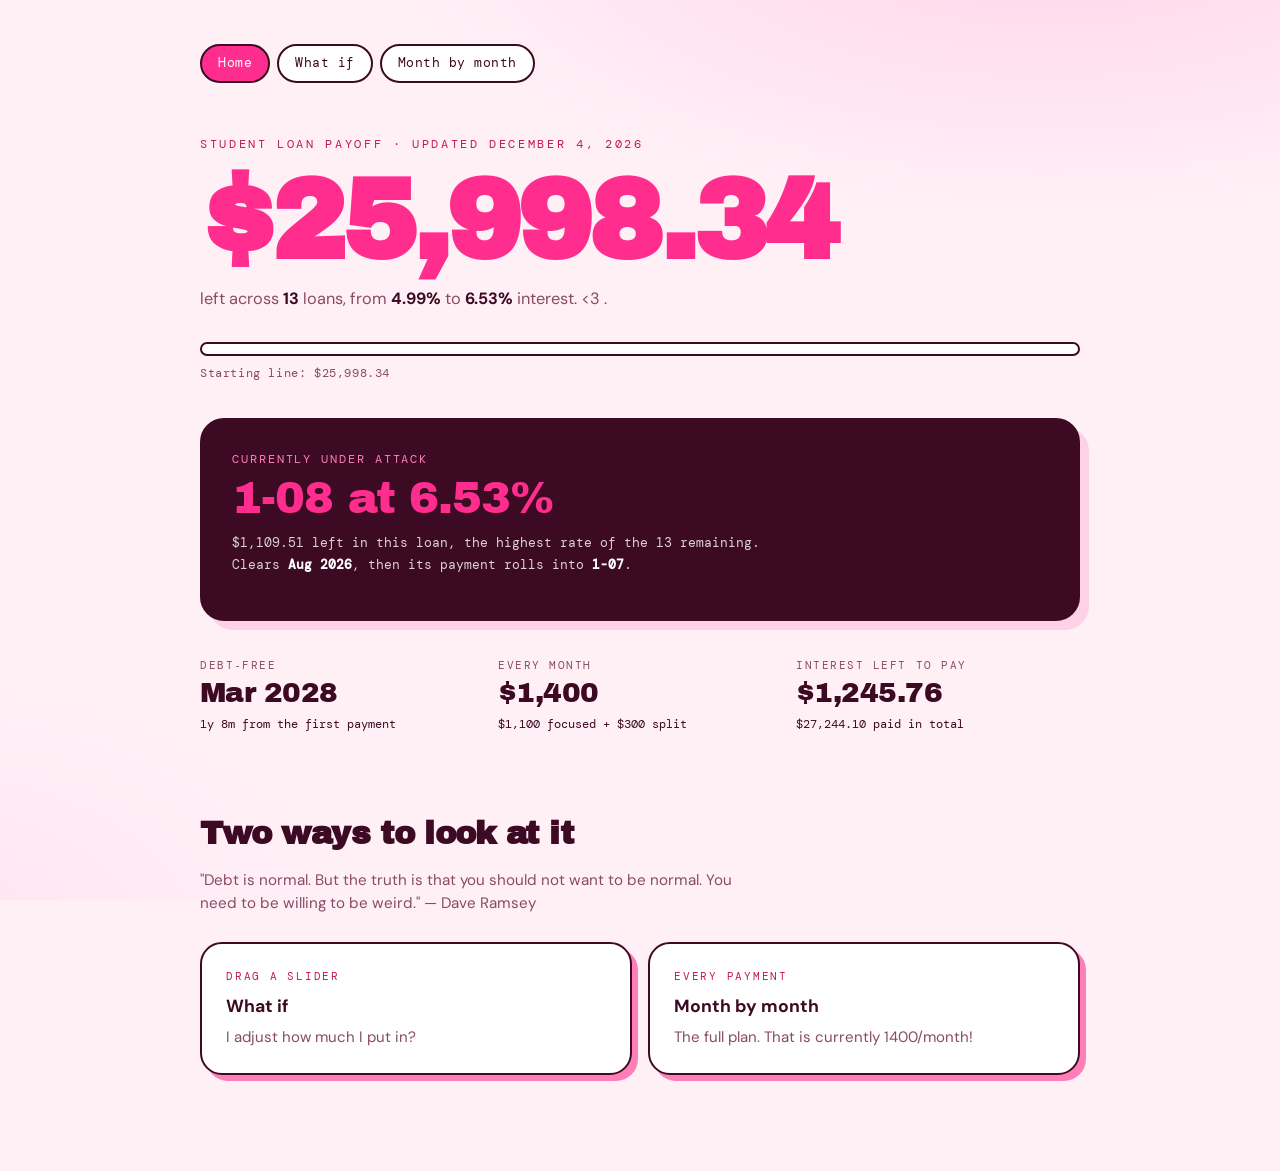
<file: index.html>
<!DOCTYPE html>
<html lang="en">
<head>
<meta charset="utf-8">
<meta name="viewport" content="width=device-width, initial-scale=1">
<title>Paying It Down</title>
<link rel="preconnect" href="https://fonts.googleapis.com">
<link rel="preconnect" href="https://fonts.gstatic.com" crossorigin>
<link href="https://fonts.googleapis.com/css2?family=Archivo+Black&family=DM+Mono:wght@400;500&family=DM+Sans:opsz,wght@9..40,400;9..40,500;9..40,700&display=swap" rel="stylesheet">
<link rel="stylesheet" href="style.css">
</head>
<body>
<div class="wrap">
  <div id="nav"></div>
 
  <p class="eyebrow">Student loan payoff &middot; updated <span id="stamp"></span></p>
  <h1 id="total">$0</h1>
  <p class="sub">left across <b id="count">0</b> loans, from <b id="lo">0%</b> to <b id="hi">0%</b>
     interest. <3 .</p>
 
  <div class="prog">
    <div class="prog-track"><div class="prog-fill" id="progFill"></div></div>
    <p class="prog-cap" id="progCap"></p>
  </div>
 
  <div class="next">
    <span class="panel-label">Currently under attack</span>
    <div class="next-name" id="nextName">&hellip;</div>
    <p class="next-line" id="nextLine"></p>
  </div>
 
  <div class="stats bare">
    <div><div class="stat-k">Debt&#8209;free</div><div class="stat-v" id="sFree">&hellip;</div><div class="stat-d" id="dFree"></div></div>
    <div><div class="stat-k">Every month</div><div class="stat-v" id="sMonth">&hellip;</div><div class="stat-d" id="dMonth"></div></div>
    <div><div class="stat-k">Interest left to pay</div><div class="stat-v" id="sInt">&hellip;</div><div class="stat-d" id="dInt"></div></div>
  </div>
 
  <section class="sec">
    <h2>Two ways to look at it</h2>
    <p class="sec-note">"Debt is normal. But the truth is that you should not want to be normal. You need to be willing to be weird." — Dave Ramsey</p>
    <div class="doors">
      <a class="door" href="calculator.html">
        <div class="door-k">Drag a slider</div>
        <h3>What if</h3>
        <p>I adjust how much I put in?</p>
      </a>
      <a class="door" href="schedule.html">
        <div class="door-k">Every payment</div>
        <h3>Month by month</h3>
        <p>The full plan. That is currently 1400/month!</p>
      </a>
    </div>
  </section>
 
  <div id="give"></div>
 
</div>
 
<script src="data.js"></script>
<script src="engine.js"></script>
<script>
(function(){
  var cfg = window.LOAN_DATA, P = window.Payoff;
  var r = P.simulate(cfg, cfg.focusMonthly, cfg.spreadMonthly);
 
  document.getElementById('nav').innerHTML = P.nav('home');
  document.getElementById('give').innerHTML = P.giveSection(cfg);
 
  var aprs = r.loans.map(function(l){ return l.apr; });
  document.getElementById('total').textContent = P.money2(r.owed);
  document.getElementById('count').textContent = r.loans.length;
  document.getElementById('lo').textContent = Math.min.apply(null, aprs).toFixed(2) + '%';
  document.getElementById('hi').textContent = Math.max.apply(null, aprs).toFixed(2) + '%';
  document.getElementById('stamp').textContent =
    new Date().toLocaleDateString('en-US',{month:'long',day:'numeric',year:'numeric'});
 

  var began = Math.max(cfg.startingBalance, r.owed);
  var cleared = began - r.owed;
  var pct = began > 0 ? cleared / began * 100 : 0;
  document.getElementById('progFill').style.width = pct.toFixed(1) + '%';
  document.getElementById('progCap').textContent = cleared > 0
    ? P.money2(cleared) + ' gone, ' + pct.toFixed(1) + '% of ' + P.money2(began)
    : 'Starting line: ' + P.money2(began);
 
  var top = r.rows[0];
  document.getElementById('nextName').textContent = top.name + ' at ' + top.apr.toFixed(2) + '%';
  document.getElementById('nextLine').innerHTML =
    P.money2(top.balance) + ' left in this loan, the highest rate of the ' + r.rows.length + ' remaining.<br>' +
    'Clears <b>' + P.monthLabel(cfg, top.done) + '</b>, then its payment rolls into <b>' +
    (r.rows[1] ? r.rows[1].name : 'the next one') + '</b>.';

  var y = Math.floor(r.months / 12), mo = r.months % 12;
  document.getElementById('sFree').textContent = r.ok ? P.monthLabel(cfg, r.months) : 'a very long time';
  document.getElementById('dFree').textContent = (y ? (mo ? y + 'y ' + mo + 'm' : y + 'y') : mo + 'm') + ' from the first payment';
 
  document.getElementById('sMonth').textContent = P.money(cfg.focusMonthly + cfg.spreadMonthly);
  document.getElementById('dMonth').textContent =
    P.money(cfg.focusMonthly) + ' focused + ' + P.money(cfg.spreadMonthly) + ' split';
 
  document.getElementById('sInt').textContent = P.money2(r.interest);
  document.getElementById('dInt').textContent = P.money2(r.outflow) + ' paid in total';
})();
</script>
</body>
</html>
</file>
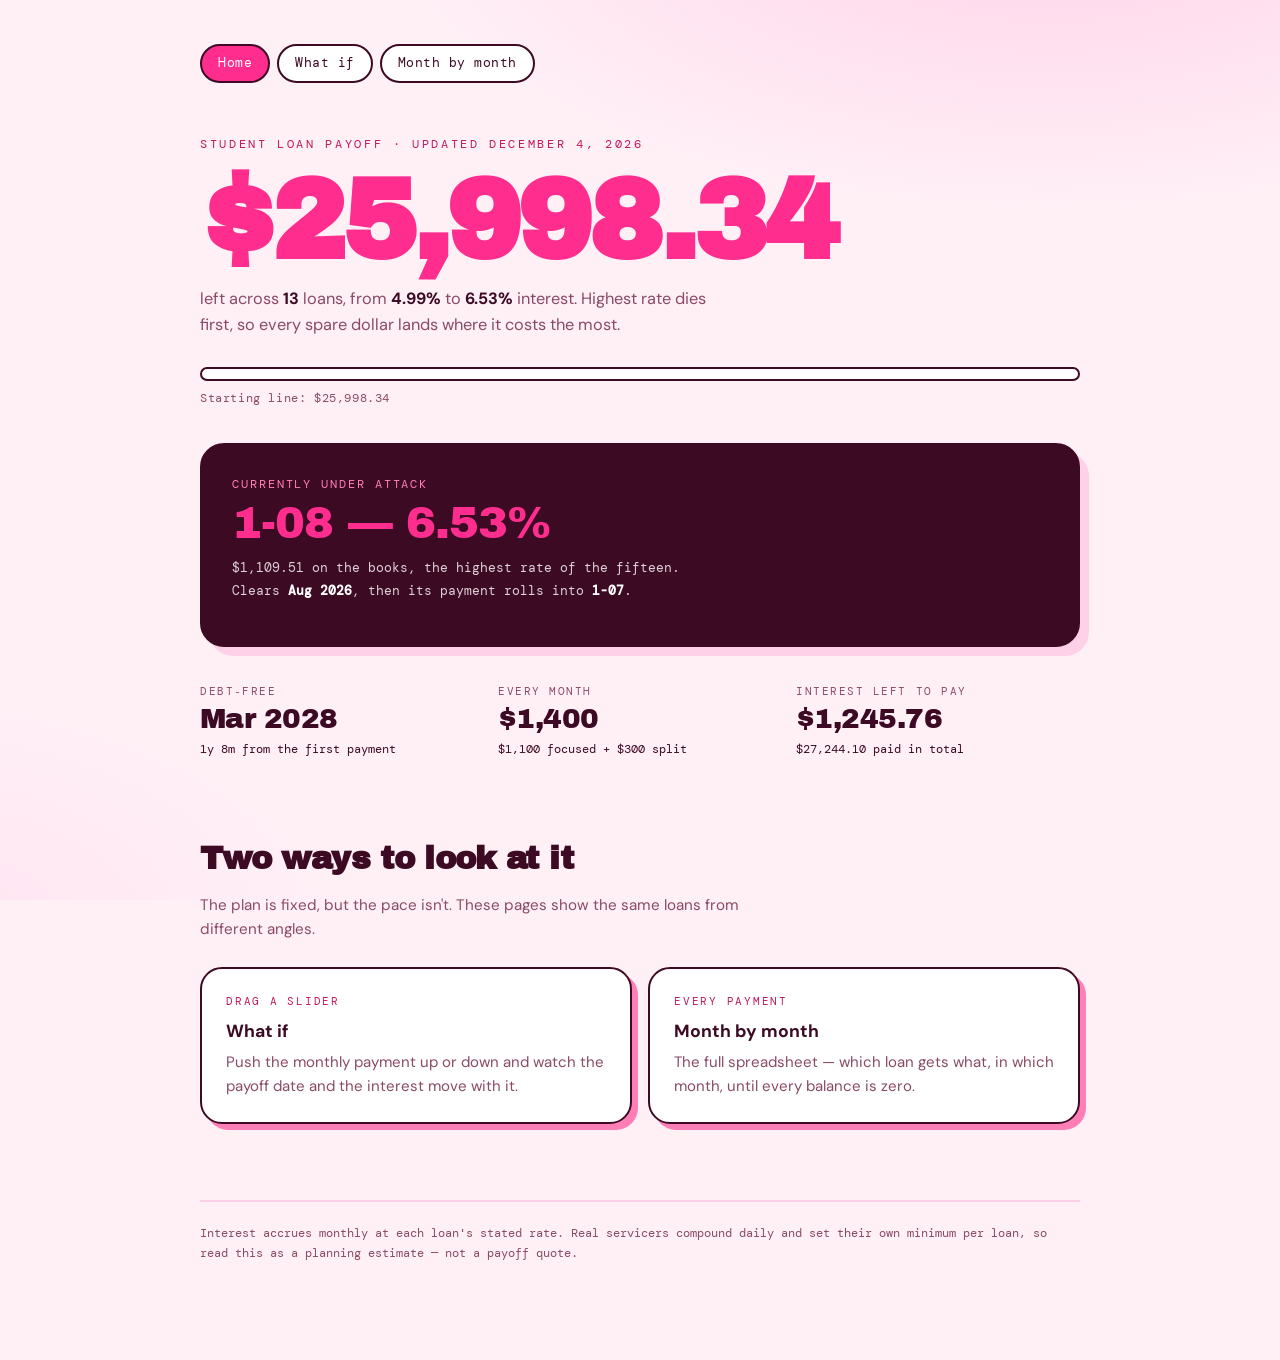
<file: Index.html>
<!DOCTYPE html>
<html lang="en">
<head>
<meta charset="utf-8">
<meta name="viewport" content="width=device-width, initial-scale=1">
<title>Paying It Down</title>
<link rel="preconnect" href="https://fonts.googleapis.com">
<link rel="preconnect" href="https://fonts.gstatic.com" crossorigin>
<link href="https://fonts.googleapis.com/css2?family=Archivo+Black&family=DM+Mono:wght@400;500&family=DM+Sans:opsz,wght@9..40,400;9..40,500;9..40,700&display=swap" rel="stylesheet">
<link rel="stylesheet" href="style.css">
</head>
<body>
<div class="wrap">
  <div id="nav"></div>

  <p class="eyebrow">Student loan payoff &middot; updated <span id="stamp"></span></p>
  <h1 id="total">$0</h1>
  <p class="sub">left across <b id="count">0</b> loans, from <b id="lo">0%</b> to <b id="hi">0%</b>
     interest. Highest rate dies first, so every spare dollar lands where it costs the most.</p>

  <div class="prog">
    <div class="prog-track"><div class="prog-fill" id="progFill"></div></div>
    <p class="prog-cap" id="progCap"></p>
  </div>

  <div class="next">
    <span class="panel-label">Currently under attack</span>
    <div class="next-name" id="nextName">&mdash;</div>
    <p class="next-line" id="nextLine"></p>
  </div>

  <div class="stats bare">
    <div><div class="stat-k">Debt&#8209;free</div><div class="stat-v" id="sFree">&mdash;</div><div class="stat-d" id="dFree"></div></div>
    <div><div class="stat-k">Every month</div><div class="stat-v" id="sMonth">&mdash;</div><div class="stat-d" id="dMonth"></div></div>
    <div><div class="stat-k">Interest left to pay</div><div class="stat-v" id="sInt">&mdash;</div><div class="stat-d" id="dInt"></div></div>
  </div>

  <section class="sec">
    <h2>Two ways to look at it</h2>
    <p class="sec-note">The plan is fixed, but the pace isn't. These pages show the same loans from
       different angles.</p>
    <div class="doors">
      <a class="door" href="calculator.html">
        <div class="door-k">Drag a slider</div>
        <h3>What if</h3>
        <p>Push the monthly payment up or down and watch the payoff date and the interest move with it.</p>
      </a>
      <a class="door" href="schedule.html">
        <div class="door-k">Every payment</div>
        <h3>Month by month</h3>
        <p>The full spreadsheet &mdash; which loan gets what, in which month, until every balance is zero.</p>
      </a>
    </div>
  </section>

  <div id="give"></div>

  <footer>
    Interest accrues monthly at each loan's stated rate. Real servicers compound daily and set
    their own minimum per loan, so read this as a planning estimate &mdash; not a payoff quote.
  </footer>
</div>

<script src="data.js"></script>
<script src="engine.js"></script>
<script>
(function(){
  var cfg = window.LOAN_DATA, P = window.Payoff;
  var r = P.simulate(cfg, cfg.focusMonthly, cfg.spreadMonthly);

  document.getElementById('nav').innerHTML = P.nav('home');
  document.getElementById('give').innerHTML = P.giveSection(cfg);

  var aprs = r.loans.map(function(l){ return l.apr; });
  document.getElementById('total').textContent = P.money2(r.owed);
  document.getElementById('count').textContent = r.loans.length;
  document.getElementById('lo').textContent = Math.min.apply(null, aprs).toFixed(2) + '%';
  document.getElementById('hi').textContent = Math.max.apply(null, aprs).toFixed(2) + '%';
  document.getElementById('stamp').textContent =
    new Date().toLocaleDateString('en-US',{month:'long',day:'numeric',year:'numeric'});

  /* progress */
  var began = Math.max(cfg.startingBalance, r.owed);
  var cleared = began - r.owed;
  var pct = began > 0 ? cleared / began * 100 : 0;
  document.getElementById('progFill').style.width = pct.toFixed(1) + '%';
  document.getElementById('progCap').textContent = cleared > 0
    ? P.money2(cleared) + ' gone \u2014 ' + pct.toFixed(1) + '% of ' + P.money2(began)
    : 'Starting line: ' + P.money2(began);

  /* the loan taking the focused payment in month 1, and what falls next */
  var top = r.rows[0];
  document.getElementById('nextName').textContent = top.name + ' \u2014 ' + top.apr.toFixed(2) + '%';
  document.getElementById('nextLine').innerHTML =
    P.money2(top.balance) + ' on the books, the highest rate of the fifteen.<br>' +
    'Clears <b>' + P.monthLabel(cfg, top.done) + '</b>, then its payment rolls into <b>' +
    (r.rows[1] ? r.rows[1].name : 'the next one') + '</b>.';

  /* stats */
  var y = Math.floor(r.months / 12), mo = r.months % 12;
  document.getElementById('sFree').textContent = r.ok ? P.monthLabel(cfg, r.months) : 'a very long time';
  document.getElementById('dFree').textContent = (y ? (mo ? y + 'y ' + mo + 'm' : y + 'y') : mo + 'm') + ' from the first payment';

  document.getElementById('sMonth').textContent = P.money(cfg.focusMonthly + cfg.spreadMonthly);
  document.getElementById('dMonth').textContent =
    P.money(cfg.focusMonthly) + ' focused + ' + P.money(cfg.spreadMonthly) + ' split';

  document.getElementById('sInt').textContent = P.money2(r.interest);
  document.getElementById('dInt').textContent = P.money2(r.outflow) + ' paid in total';
})();
</script>
</body>
</html>
</file>
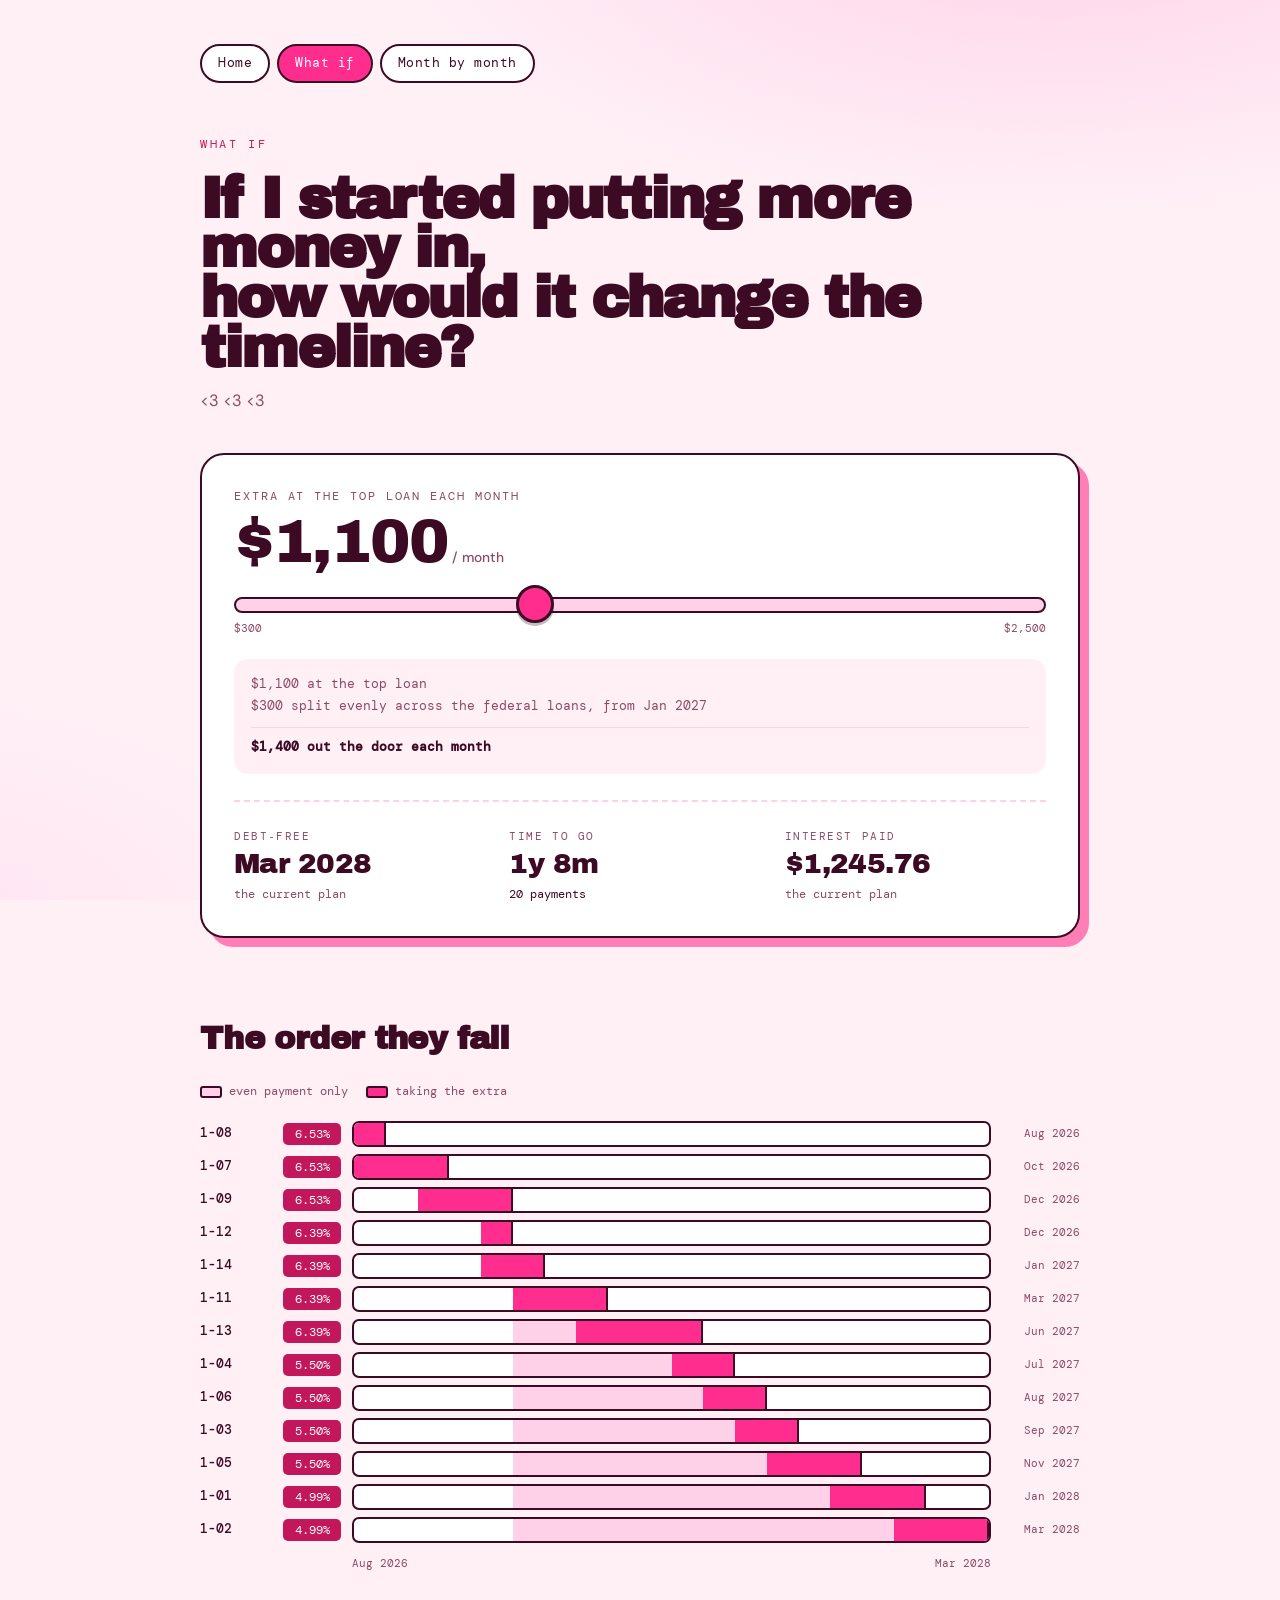
<file: calculator.html>
<!DOCTYPE html>
<html lang="en">
<head>
<meta charset="utf-8">
<meta name="viewport" content="width=device-width, initial-scale=1">
<title>What if &middot; Paying It Down</title>
<link rel="preconnect" href="https://fonts.googleapis.com">
<link rel="preconnect" href="https://fonts.gstatic.com" crossorigin>
<link href="https://fonts.googleapis.com/css2?family=Archivo+Black&family=DM+Mono:wght@400;500&family=DM+Sans:opsz,wght@9..40,400;9..40,500;9..40,700&display=swap" rel="stylesheet">
<link rel="stylesheet" href="style.css">
</head>
<body>
<div class="wrap">
  <div id="nav"></div>
 
  <p class="eyebrow">What if</p>
  <h1 class="small">If I started putting more money in,<br>how would it change the timeline?</h1>
  <p class="sub"> <3 <3 <3 </p>
 
  <div class="panel">
    <span class="panel-label">Extra at the top loan each month</span>
    <div class="amount"><span id="focus">$0</span><span class="per"> / month</span></div>
    <input type="range" id="slider" min="300" max="2500" step="25" value="1000"
           aria-label="Extra put toward the highest-rate loan each month">
    <div class="ticks"><span>$300</span><span>$2,500</span></div>
 
    <div class="tally">
      <span id="tFocus"></span><br>
      <span id="tSpread"></span>
      <span class="rule"></span>
      <b id="tTotal"></b>
    </div>
 
    <div class="stats" aria-live="polite">
      <div><div class="stat-k">Debt&#8209;free</div><div class="stat-v" id="sFree">&hellip;</div><div class="stat-d" id="dFree"></div></div>
      <div><div class="stat-k">Time to go</div><div class="stat-v" id="sTime">&hellip;</div><div class="stat-d" id="dTime"></div></div>
      <div><div class="stat-k">Interest paid</div><div class="stat-v" id="sInt">&hellip;</div><div class="stat-d" id="dInt"></div></div>
    </div>
  </div>
 
  <section class="sec">
    <h2>The order they fall</h2>
    <p class="sec-note"></p>
    <div class="legend">
      <span><i class="chip pale"></i> even payment only</span>
      <span><i class="chip solid"></i> taking the extra</span>
    </div>
    <div class="ladder" id="ladder"></div>
    <div class="axis"><span></span><span></span>
      <div class="axis-line"><span id="axStart"></span><span id="axEnd"></span></div>
      <span></span>
    </div>
  </section>
 
  <div id="give"></div>
 
</div>
 
<script src="data.js"></script>
<script src="engine.js"></script>
<script>
(function(){
  var cfg = window.LOAN_DATA, P = window.Payoff;
  var SPREAD = cfg.spreadMonthly || 0;
 
  document.getElementById('nav').innerHTML = P.nav('calculator');
  document.getElementById('give').innerHTML = P.giveSection(cfg);
 
  var ordered = P.order(cfg.loans);
  var ladder = document.getElementById('ladder');
  ordered.forEach(function(l){
    var row = document.createElement('div');
    row.className = 'rung';
    row.innerHTML =
      '<span class="rung-name">' + l.name + '</span>' +
      '<span class="rung-apr">' + l.apr.toFixed(2) + '%</span>' +
      '<span class="rung-track"><span class="rung-bar"></span><span class="rung-focus"></span></span>' +
      '<span class="rung-when"></span>';
    ladder.appendChild(row);
  });
  var pales = ladder.querySelectorAll('.rung-bar');
  var hots  = ladder.querySelectorAll('.rung-focus');
  var whens = ladder.querySelectorAll('.rung-when');
 
  var base = P.simulate(cfg, cfg.focusMonthly, SPREAD);
  var slider = document.getElementById('slider');
  slider.value = cfg.focusMonthly;
 
  function draw(){
    var f = +slider.value;
    var r = P.simulate(cfg, f, SPREAD);
 
    document.getElementById('focus').textContent = P.money(f);
    document.getElementById('tFocus').textContent = P.money(f) + ' at the top loan';
    document.getElementById('tSpread').textContent = SPREAD
      ? P.money(SPREAD) + ' split evenly across the federal loans, from ' + P.monthLabel(cfg, r.splitAt)
      : 'no even split configured';
    document.getElementById('tTotal').textContent = P.money(f + SPREAD) + ' out the door each month';
 
    document.getElementById('sFree').textContent = r.ok ? P.monthLabel(cfg, r.months) : 'a very long time';
    var y = Math.floor(r.months / 12), mo = r.months % 12;
    document.getElementById('sTime').textContent = y ? (mo ? y + 'y ' + mo + 'm' : y + 'y') : mo + 'm';
    document.getElementById('dTime').textContent = r.months + ' payments';
    document.getElementById('sInt').textContent = P.money2(r.interest);
 
    var dm = base.months - r.months, di = base.interest - r.interest;
    var eF = document.getElementById('dFree'), eI = document.getElementById('dInt');
    if (f === cfg.focusMonthly){
      eF.textContent = 'the current plan'; eF.className = 'stat-d down';
      eI.textContent = 'the current plan'; eI.className = 'stat-d down';
    } else {
      eF.textContent = dm > 0 ? dm + ' months sooner' : dm < 0 ? (-dm) + ' months later' : 'same finish';
      eF.className = 'stat-d ' + (dm > 0 ? 'up' : 'down');
      eI.textContent = di > 0 ? P.money2(di) + ' saved' : di < 0 ? P.money2(-di) + ' more' : 'no change';
      eI.className = 'stat-d ' + (di > 0 ? 'up' : 'down');
    }
 
    var span = Math.max(r.months, 1);
    r.rows.forEach(function(row, i){
      var b = row.began || 1, e = row.done || r.months, h = row.hot;
      pales[i].style.left  = ((b - 1) / span * 100) + '%';
      pales[i].style.width = Math.max((e - b + 1) / span * 100, 1.4) + '%';
      if (h){
        hots[i].style.display = '';
        hots[i].style.left  = ((h - 1) / span * 100) + '%';
        hots[i].style.width = Math.max((e - h + 1) / span * 100, 1.4) + '%';
      } else {
        hots[i].style.display = 'none';
      }
      whens[i].textContent = row.done ? P.monthLabel(cfg, row.done) : '';
    });
    document.getElementById('axStart').textContent = P.monthLabel(cfg, 1);
    document.getElementById('axEnd').textContent = r.ok ? P.monthLabel(cfg, r.months) : '';
  }
 
  slider.addEventListener('input', draw);
  draw();
})();
</script>
</body>
</html>
</file>
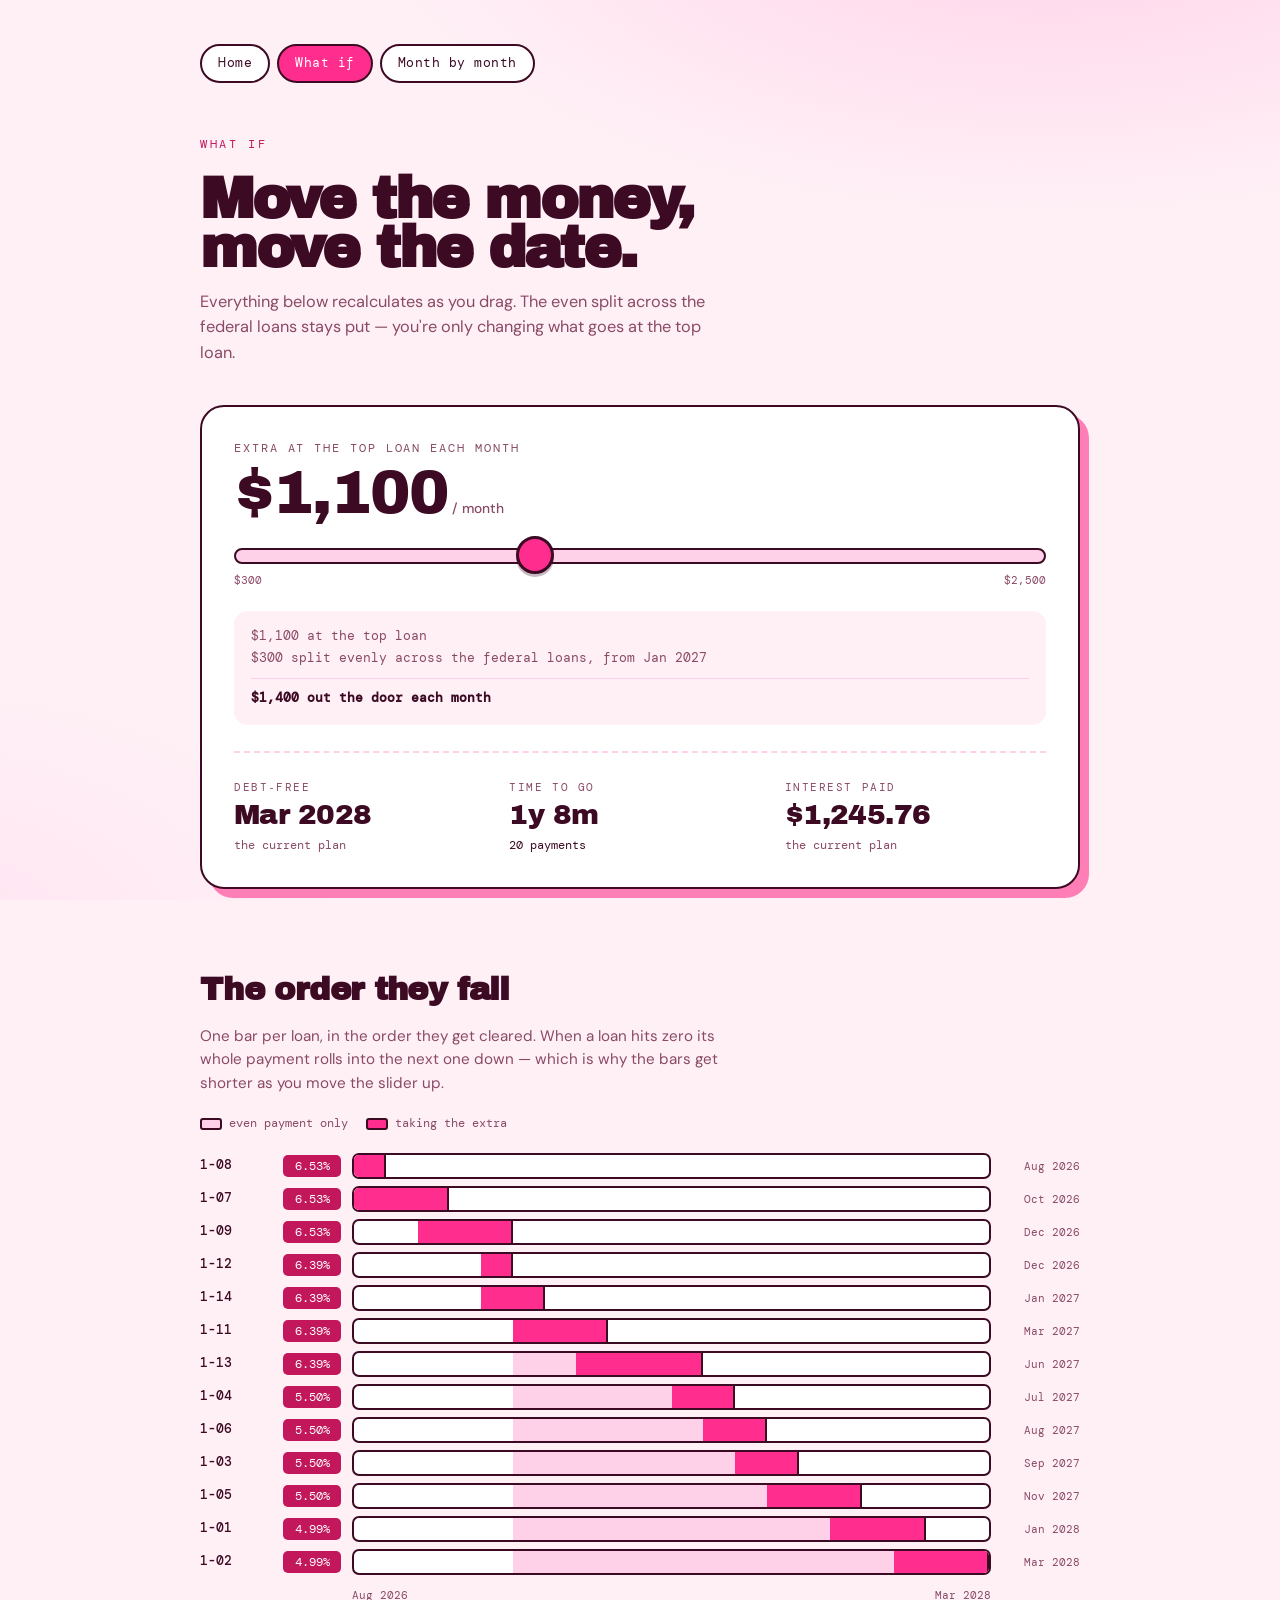
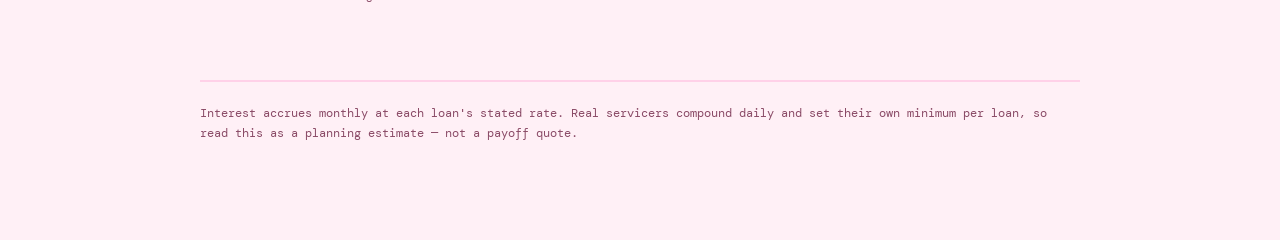
<file: Calculator.html>
<!DOCTYPE html>
<html lang="en">
<head>
<meta charset="utf-8">
<meta name="viewport" content="width=device-width, initial-scale=1">
<title>What if &middot; Paying It Down</title>
<link rel="preconnect" href="https://fonts.googleapis.com">
<link rel="preconnect" href="https://fonts.gstatic.com" crossorigin>
<link href="https://fonts.googleapis.com/css2?family=Archivo+Black&family=DM+Mono:wght@400;500&family=DM+Sans:opsz,wght@9..40,400;9..40,500;9..40,700&display=swap" rel="stylesheet">
<link rel="stylesheet" href="style.css">
</head>
<body>
<div class="wrap">
  <div id="nav"></div>

  <p class="eyebrow">What if</p>
  <h1 class="small">Move the money,<br>move the date.</h1>
  <p class="sub">Everything below recalculates as you drag. The even split across the federal loans
     stays put &mdash; you're only changing what goes at the top loan.</p>

  <div class="panel">
    <span class="panel-label">Extra at the top loan each month</span>
    <div class="amount"><span id="focus">$0</span><span class="per"> / month</span></div>
    <input type="range" id="slider" min="300" max="2500" step="25" value="1000"
           aria-label="Extra put toward the highest-rate loan each month">
    <div class="ticks"><span>$300</span><span>$2,500</span></div>

    <div class="tally">
      <span id="tFocus"></span><br>
      <span id="tSpread"></span>
      <span class="rule"></span>
      <b id="tTotal"></b>
    </div>

    <div class="stats" aria-live="polite">
      <div><div class="stat-k">Debt&#8209;free</div><div class="stat-v" id="sFree">&mdash;</div><div class="stat-d" id="dFree"></div></div>
      <div><div class="stat-k">Time to go</div><div class="stat-v" id="sTime">&mdash;</div><div class="stat-d" id="dTime"></div></div>
      <div><div class="stat-k">Interest paid</div><div class="stat-v" id="sInt">&mdash;</div><div class="stat-d" id="dInt"></div></div>
    </div>
  </div>

  <section class="sec">
    <h2>The order they fall</h2>
    <p class="sec-note">One bar per loan, in the order they get cleared. When a loan hits zero its
       whole payment rolls into the next one down &mdash; which is why the bars get shorter as you
       move the slider up.</p>
    <div class="legend">
      <span><i class="chip pale"></i> even payment only</span>
      <span><i class="chip solid"></i> taking the extra</span>
    </div>
    <div class="ladder" id="ladder"></div>
    <div class="axis"><span></span><span></span>
      <div class="axis-line"><span id="axStart"></span><span id="axEnd"></span></div>
      <span></span>
    </div>
  </section>

  <div id="give"></div>

  <footer>
    Interest accrues monthly at each loan's stated rate. Real servicers compound daily and set
    their own minimum per loan, so read this as a planning estimate &mdash; not a payoff quote.
  </footer>
</div>

<script src="data.js"></script>
<script src="engine.js"></script>
<script>
(function(){
  var cfg = window.LOAN_DATA, P = window.Payoff;
  var SPREAD = cfg.spreadMonthly || 0;

  document.getElementById('nav').innerHTML = P.nav('calculator');
  document.getElementById('give').innerHTML = P.giveSection(cfg);

  var ordered = P.order(cfg.loans);
  var ladder = document.getElementById('ladder');
  ordered.forEach(function(l){
    var row = document.createElement('div');
    row.className = 'rung';
    row.innerHTML =
      '<span class="rung-name">' + l.name + '</span>' +
      '<span class="rung-apr">' + l.apr.toFixed(2) + '%</span>' +
      '<span class="rung-track"><span class="rung-bar"></span><span class="rung-focus"></span></span>' +
      '<span class="rung-when"></span>';
    ladder.appendChild(row);
  });
  var pales = ladder.querySelectorAll('.rung-bar');
  var hots  = ladder.querySelectorAll('.rung-focus');
  var whens = ladder.querySelectorAll('.rung-when');

  var base = P.simulate(cfg, cfg.focusMonthly, SPREAD);
  var slider = document.getElementById('slider');
  slider.value = cfg.focusMonthly;

  function draw(){
    var f = +slider.value;
    var r = P.simulate(cfg, f, SPREAD);

    document.getElementById('focus').textContent = P.money(f);
    document.getElementById('tFocus').textContent = P.money(f) + ' at the top loan';
    document.getElementById('tSpread').textContent = SPREAD
      ? P.money(SPREAD) + ' split evenly across the federal loans, from ' + P.monthLabel(cfg, r.splitAt)
      : 'no even split configured';
    document.getElementById('tTotal').textContent = P.money(f + SPREAD) + ' out the door each month';

    document.getElementById('sFree').textContent = r.ok ? P.monthLabel(cfg, r.months) : 'a very long time';
    var y = Math.floor(r.months / 12), mo = r.months % 12;
    document.getElementById('sTime').textContent = y ? (mo ? y + 'y ' + mo + 'm' : y + 'y') : mo + 'm';
    document.getElementById('dTime').textContent = r.months + ' payments';
    document.getElementById('sInt').textContent = P.money2(r.interest);

    var dm = base.months - r.months, di = base.interest - r.interest;
    var eF = document.getElementById('dFree'), eI = document.getElementById('dInt');
    if (f === cfg.focusMonthly){
      eF.textContent = 'the current plan'; eF.className = 'stat-d down';
      eI.textContent = 'the current plan'; eI.className = 'stat-d down';
    } else {
      eF.textContent = dm > 0 ? dm + ' months sooner' : dm < 0 ? (-dm) + ' months later' : 'same finish';
      eF.className = 'stat-d ' + (dm > 0 ? 'up' : 'down');
      eI.textContent = di > 0 ? P.money2(di) + ' saved' : di < 0 ? P.money2(-di) + ' more' : 'no change';
      eI.className = 'stat-d ' + (di > 0 ? 'up' : 'down');
    }

    var span = Math.max(r.months, 1);
    r.rows.forEach(function(row, i){
      var b = row.began || 1, e = row.done || r.months, h = row.hot;
      pales[i].style.left  = ((b - 1) / span * 100) + '%';
      pales[i].style.width = Math.max((e - b + 1) / span * 100, 1.4) + '%';
      if (h){
        hots[i].style.display = '';
        hots[i].style.left  = ((h - 1) / span * 100) + '%';
        hots[i].style.width = Math.max((e - h + 1) / span * 100, 1.4) + '%';
      } else {
        hots[i].style.display = 'none';
      }
      whens[i].textContent = row.done ? P.monthLabel(cfg, row.done) : '';
    });
    document.getElementById('axStart').textContent = P.monthLabel(cfg, 1);
    document.getElementById('axEnd').textContent = r.ok ? P.monthLabel(cfg, r.months) : '';
  }

  slider.addEventListener('input', draw);
  draw();
})();
</script>
</body>
</html>
</file>
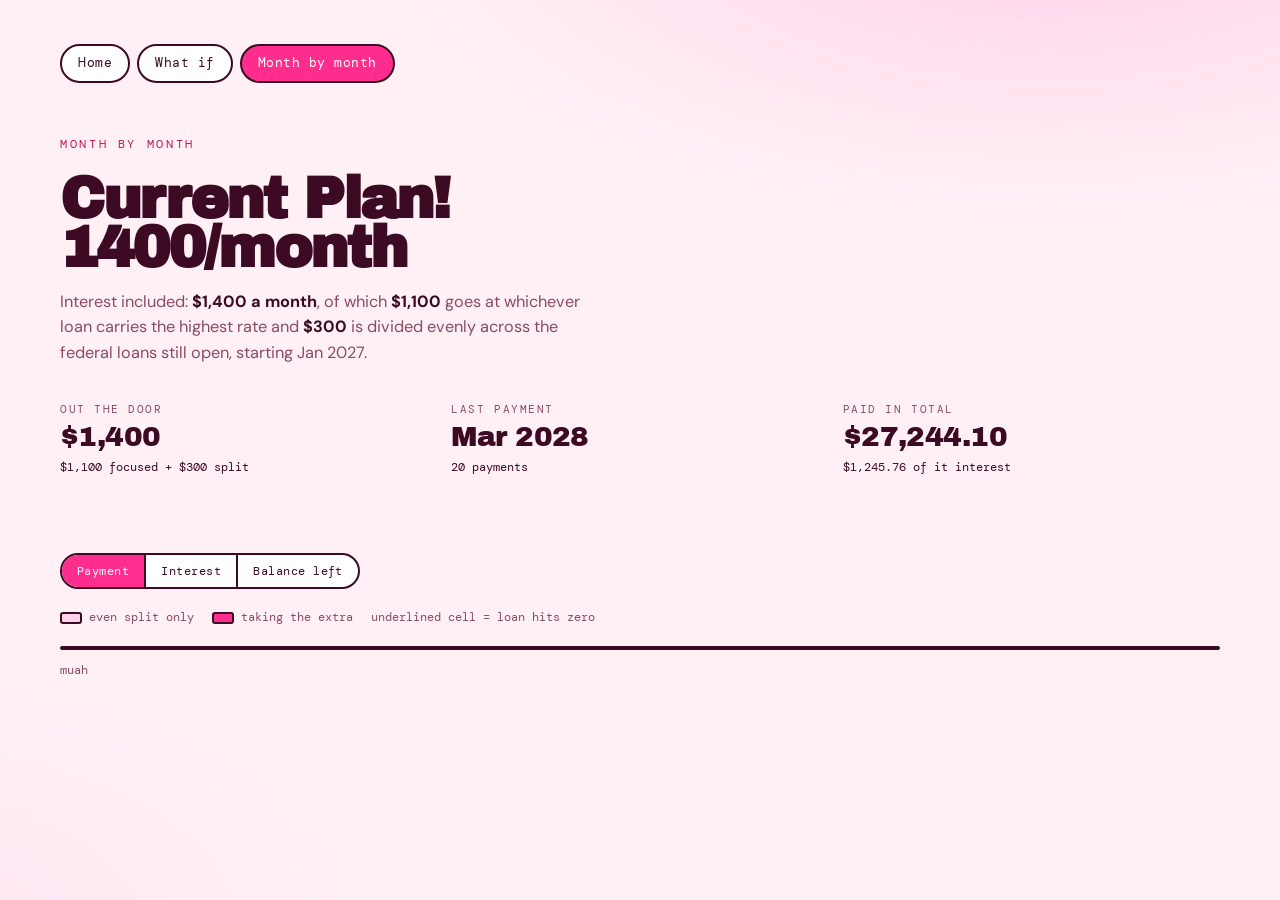
<file: schedule.html>
<!DOCTYPE html>
<html lang="en">
<head>
<meta charset="utf-8">
<meta name="viewport" content="width=device-width, initial-scale=1">
<title>Month by month &middot; Paying It Down</title>
<link rel="preconnect" href="https://fonts.googleapis.com">
<link rel="preconnect" href="https://fonts.gstatic.com" crossorigin>
<link href="https://fonts.googleapis.com/css2?family=Archivo+Black&family=DM+Mono:wght@400;500&family=DM+Sans:opsz,wght@9..40,400;9..40,500;9..40,700&display=swap" rel="stylesheet">
<link rel="stylesheet" href="style.css">
</head>
<body>
<div class="wrap wide">
  <div id="nav"></div>

  <p class="eyebrow">Month by month</p>
  <h1 class="small">Current Plan! <br> 1400/month </h1>
  <p class="sub" id="intro"></p>

  <div class="stats bare">
    <div><div class="stat-k">Out the door</div><div class="stat-v" id="sMonth">&hellip;</div><div class="stat-d" id="dMonth"></div></div>
    <div><div class="stat-k">Last payment</div><div class="stat-v" id="sLast">&hellip;</div><div class="stat-d" id="dLast"></div></div>
    <div><div class="stat-k">Paid in total</div><div class="stat-v" id="sOut">&hellip;</div><div class="stat-d" id="dOut"></div></div>
  </div>

  <section class="sec">
    <div class="tools">
      <div class="seg" role="group" aria-label="What to show in each cell">
        <button type="button" data-view="pay"      aria-pressed="true">Payment</button>
        <button type="button" data-view="interest" aria-pressed="false">Interest</button>
        <button type="button" data-view="balance"  aria-pressed="false">Balance left</button>
      </div>
    </div>

    <div class="legend">
      <span><i class="chip pale"></i> even split only</span>
      <span><i class="chip solid"></i> taking the extra</span>
      <span>underlined cell = loan hits zero</span>
    </div>

    <div class="sheet-scroll">
      <table class="sheet" id="sheet"></table>
    </div>
    <p class="sheet-hint" id="hint"></p>
  </section>

  <div id="give"></div>
</div>

<script src="data.js"></script>
<script src="engine.js"></script>
<script>
(function(){
  var cfg = window.LOAN_DATA, P = window.Payoff;
  var SPREAD = cfg.spreadMonthly || 0;
  var FOCUS  = cfg.focusMonthly;
  var r = P.simulate(cfg, FOCUS, SPREAD);
  var view = 'pay';

  document.getElementById('nav').innerHTML = P.nav('schedule');
  document.getElementById('give').innerHTML = P.giveSection(cfg);

  document.getElementById('intro').innerHTML =
    'Interest included: <b>' + P.money(FOCUS + SPREAD) + ' a month</b>, of which <b>' +
    P.money(FOCUS) + '</b> goes at whichever loan carries the highest rate and <b>' + P.money(SPREAD) +
    '</b> is divided evenly across the federal loans still open, starting ' +
    P.monthLabel(cfg, r.splitAt) + '.';

  document.getElementById('sMonth').textContent = P.money(FOCUS + SPREAD);
  document.getElementById('dMonth').textContent = P.money(FOCUS) + ' focused + ' + P.money(SPREAD) + ' split';
  document.getElementById('sLast').textContent = P.monthLabel(cfg, r.months);
  document.getElementById('dLast').textContent = r.months + ' payments';
  document.getElementById('sOut').textContent = P.money2(r.outflow);
  document.getElementById('dOut').textContent = P.money2(r.interest) + ' of it interest';

  document.getElementById('hint').textContent =
    'muah';

  function cell(c){
    if (view === 'balance') return c.endBal > 0 ? c.endBal.toFixed(2) : '0';
    if (view === 'interest') return c.interest > 0.004 ? c.interest.toFixed(2) : '\u00b7';
    return c.pay > 0.004 ? c.pay.toFixed(2) : '\u00b7';
  }

  function build(){
    var m = r.perMonth, rows = r.rows, h = [], i, j;

    h.push('<thead><tr><th class="corner">Loan</th>');
    for (j = 0; j < m.length; j++) h.push('<th>' + m[j].short + '</th>');
    h.push('<th class="tot">Total paid</th></tr></thead>');

    h.push('<tbody>');
    for (i = 0; i < rows.length; i++){
      h.push('<tr><th><span class="nm">' + rows[i].name + '</span><span class="rt">' +
             rows[i].apr.toFixed(2) + '%</span></th>');
      for (j = 0; j < m.length; j++){
        var c = m[j].cells[i], cls = [];
        if (view === 'pay'){
          if (c.focused) cls.push('focus');
          else if (c.pay > 0.004) cls.push('has');
        } else if (c.pay > 0.004 || c.interest > 0.004) cls.push('has');
        if (c.cleared) cls.push('clear');
        h.push('<td' + (cls.length ? ' class="' + cls.join(' ') + '"' : '') + '>' + cell(c) + '</td>');
      }
      h.push('<td class="tot">' + rows[i].paid.toFixed(2) + '</td></tr>');
    }
    h.push('</tbody>');

    h.push('<tfoot><tr><th>' + (view === 'balance' ? 'Still owed' : view === 'interest' ? 'Interest' : 'Monthly total') + '</th>');
    for (j = 0; j < m.length; j++){
      var t = 0;
      for (i = 0; i < rows.length; i++){
        var cc = m[j].cells[i];
        t += view === 'balance' ? cc.endBal : view === 'interest' ? cc.interest : cc.pay;
      }
      h.push('<td>' + (t > 0.004 ? t.toFixed(2) : '0') + '</td>');
    }
    var grand = view === 'balance' ? 0 : view === 'interest' ? r.interest : r.outflow;
    h.push('<td class="tot">' + grand.toFixed(2) + '</td></tr></tfoot>');

    document.getElementById('sheet').innerHTML = h.join('');
  }

  var segs = document.querySelectorAll('.seg button');
  Array.prototype.forEach.call(segs, function(btn){
    btn.addEventListener('click', function(){
      view = btn.getAttribute('data-view');
      Array.prototype.forEach.call(segs, function(b){
        b.setAttribute('aria-pressed', String(b === btn));
      });
      build();
    });
  });

  document.getElementById('csv').addEventListener('click', function(){
    var m = r.perMonth, rows = r.rows, lines = [], i, j;
    var head = ['Loan','APR'];
    for (j = 0; j < m.length; j++) head.push(m[j].label);
    head.push('Total paid','Interest');
    lines.push(head.join(','));
    for (i = 0; i < rows.length; i++){
      var line = [rows[i].name, rows[i].apr.toFixed(2)];
      for (j = 0; j < m.length; j++) line.push(m[j].cells[i].pay.toFixed(2));
      line.push(rows[i].paid.toFixed(2), rows[i].interest.toFixed(2));
      lines.push(line.join(','));
    }
    var tot = ['Monthly total',''];
    for (j = 0; j < m.length; j++) tot.push(m[j].total.toFixed(2));
    tot.push(r.outflow.toFixed(2), r.interest.toFixed(2));
    lines.push(tot.join(','));

    var blob = new Blob([lines.join('\n')], { type:'text/csv;charset=utf-8' });
    var a = document.createElement('a');
    a.href = URL.createObjectURL(blob);
    document.body.appendChild(a); a.click();
    a.download = 'loan-schedule.csv';
    document.body.removeChild(a);
    setTimeout(function(){ URL.revokeObjectURL(a.href); }, 1000);
  });

  build();
})();
</script>
</body>
</html>
</file>
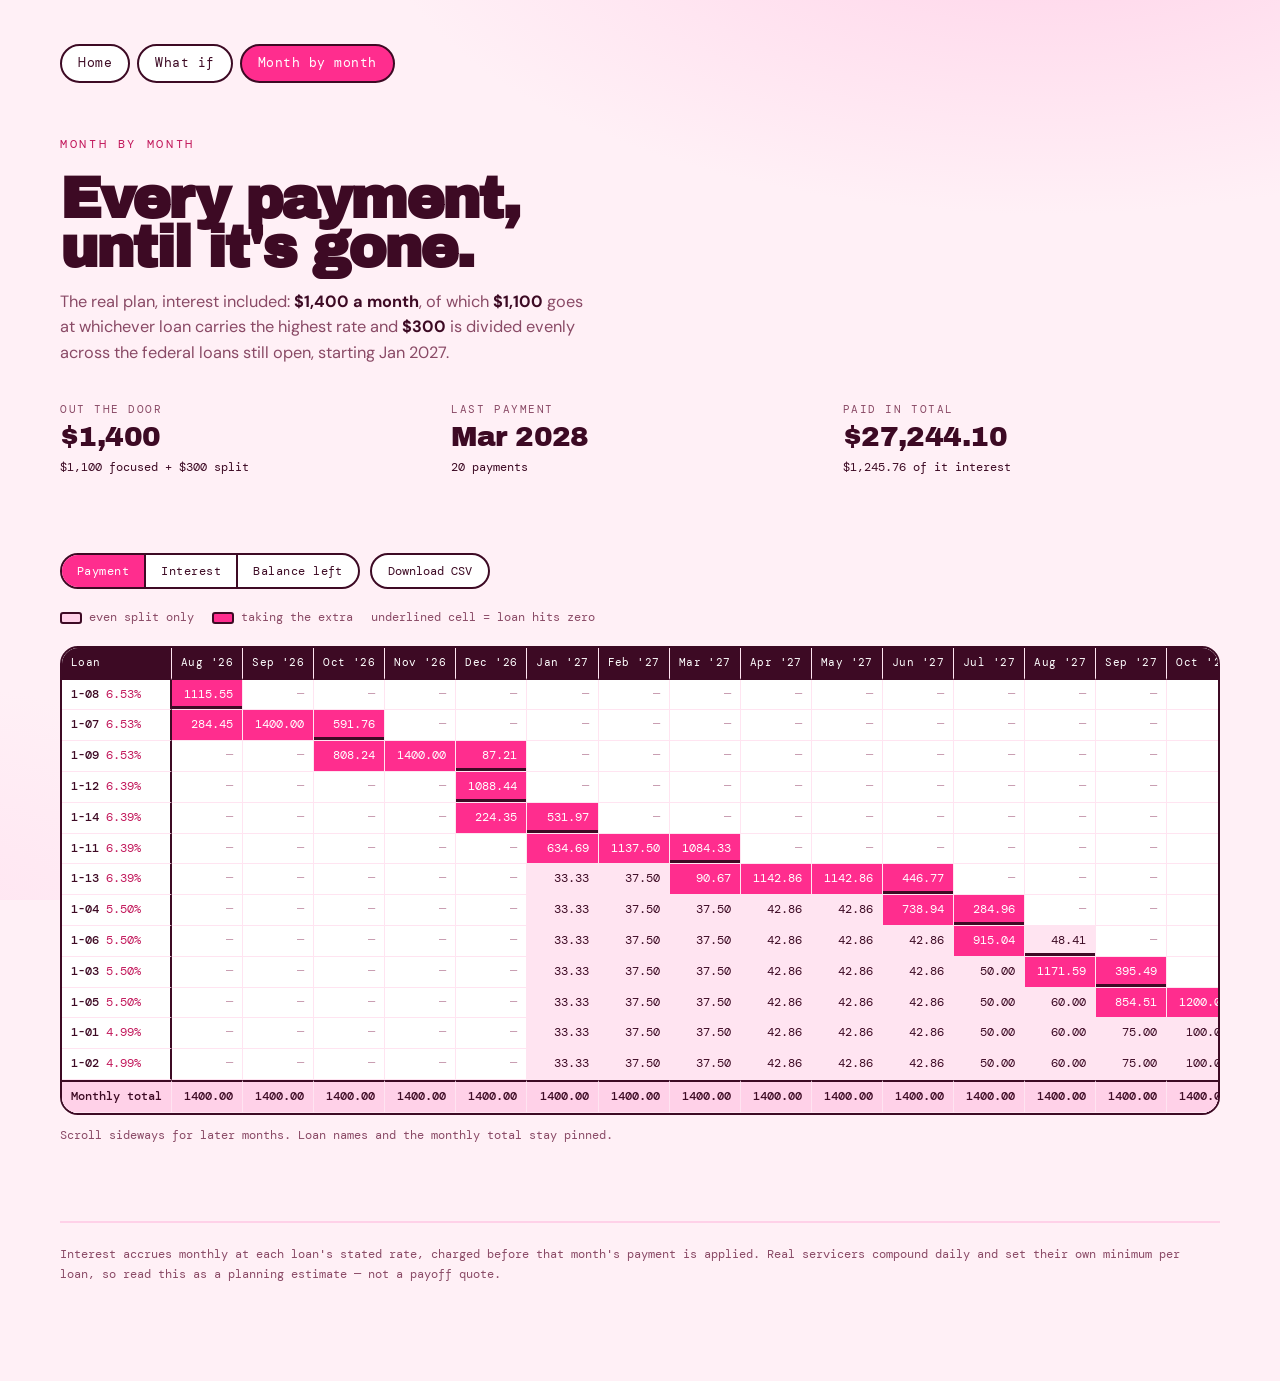
<file: Schedule.html>
<!DOCTYPE html>
<html lang="en">
<head>
<meta charset="utf-8">
<meta name="viewport" content="width=device-width, initial-scale=1">
<title>Month by month &middot; Paying It Down</title>
<link rel="preconnect" href="https://fonts.googleapis.com">
<link rel="preconnect" href="https://fonts.gstatic.com" crossorigin>
<link href="https://fonts.googleapis.com/css2?family=Archivo+Black&family=DM+Mono:wght@400;500&family=DM+Sans:opsz,wght@9..40,400;9..40,500;9..40,700&display=swap" rel="stylesheet">
<link rel="stylesheet" href="style.css">
</head>
<body>
<div class="wrap wide">
  <div id="nav"></div>

  <p class="eyebrow">Month by month</p>
  <h1 class="small">Every payment,<br>until it's gone.</h1>
  <p class="sub" id="intro"></p>

  <div class="stats bare">
    <div><div class="stat-k">Out the door</div><div class="stat-v" id="sMonth">&mdash;</div><div class="stat-d" id="dMonth"></div></div>
    <div><div class="stat-k">Last payment</div><div class="stat-v" id="sLast">&mdash;</div><div class="stat-d" id="dLast"></div></div>
    <div><div class="stat-k">Paid in total</div><div class="stat-v" id="sOut">&mdash;</div><div class="stat-d" id="dOut"></div></div>
  </div>

  <section class="sec">
    <div class="tools">
      <div class="seg" role="group" aria-label="What to show in each cell">
        <button type="button" data-view="pay"      aria-pressed="true">Payment</button>
        <button type="button" data-view="interest" aria-pressed="false">Interest</button>
        <button type="button" data-view="balance"  aria-pressed="false">Balance left</button>
      </div>
      <button type="button" class="mini" id="csv">Download CSV</button>
    </div>

    <div class="legend">
      <span><i class="chip pale"></i> even split only</span>
      <span><i class="chip solid"></i> taking the extra</span>
      <span>underlined cell = loan hits zero</span>
    </div>

    <div class="sheet-scroll">
      <table class="sheet" id="sheet"></table>
    </div>
    <p class="sheet-hint" id="hint"></p>
  </section>

  <div id="give"></div>

  <footer>
    Interest accrues monthly at each loan's stated rate, charged before that month's payment is
    applied. Real servicers compound daily and set their own minimum per loan, so read this as a
    planning estimate &mdash; not a payoff quote.
  </footer>
</div>

<script src="data.js"></script>
<script src="engine.js"></script>
<script>
(function(){
  var cfg = window.LOAN_DATA, P = window.Payoff;
  var SPREAD = cfg.spreadMonthly || 0;
  var FOCUS  = cfg.focusMonthly;
  var r = P.simulate(cfg, FOCUS, SPREAD);
  var view = 'pay';

  document.getElementById('nav').innerHTML = P.nav('schedule');
  document.getElementById('give').innerHTML = P.giveSection(cfg);

  document.getElementById('intro').innerHTML =
    'The real plan, interest included: <b>' + P.money(FOCUS + SPREAD) + ' a month</b>, of which <b>' +
    P.money(FOCUS) + '</b> goes at whichever loan carries the highest rate and <b>' + P.money(SPREAD) +
    '</b> is divided evenly across the federal loans still open, starting ' +
    P.monthLabel(cfg, r.splitAt) + '.';

  document.getElementById('sMonth').textContent = P.money(FOCUS + SPREAD);
  document.getElementById('dMonth').textContent = P.money(FOCUS) + ' focused + ' + P.money(SPREAD) + ' split';
  document.getElementById('sLast').textContent = P.monthLabel(cfg, r.months);
  document.getElementById('dLast').textContent = r.months + ' payments';
  document.getElementById('sOut').textContent = P.money2(r.outflow);
  document.getElementById('dOut').textContent = P.money2(r.interest) + ' of it interest';

  document.getElementById('hint').textContent =
    'Scroll sideways for later months. Loan names and the monthly total stay pinned.';

  function cell(c){
    if (view === 'balance') return c.endBal > 0 ? c.endBal.toFixed(2) : '0';
    if (view === 'interest') return c.interest > 0.004 ? c.interest.toFixed(2) : '\u2014';
    return c.pay > 0.004 ? c.pay.toFixed(2) : '\u2014';
  }

  function build(){
    var m = r.perMonth, rows = r.rows, h = [], i, j;

    h.push('<thead><tr><th class="corner">Loan</th>');
    for (j = 0; j < m.length; j++) h.push('<th>' + m[j].short + '</th>');
    h.push('<th class="tot">Total paid</th></tr></thead>');

    h.push('<tbody>');
    for (i = 0; i < rows.length; i++){
      h.push('<tr><th><span class="nm">' + rows[i].name + '</span><span class="rt">' +
             rows[i].apr.toFixed(2) + '%</span></th>');
      for (j = 0; j < m.length; j++){
        var c = m[j].cells[i], cls = [];
        if (view === 'pay'){
          if (c.focused) cls.push('focus');
          else if (c.pay > 0.004) cls.push('has');
        } else if (c.pay > 0.004 || c.interest > 0.004) cls.push('has');
        if (c.cleared) cls.push('clear');
        h.push('<td' + (cls.length ? ' class="' + cls.join(' ') + '"' : '') + '>' + cell(c) + '</td>');
      }
      h.push('<td class="tot">' + rows[i].paid.toFixed(2) + '</td></tr>');
    }
    h.push('</tbody>');

    h.push('<tfoot><tr><th>' + (view === 'balance' ? 'Still owed' : view === 'interest' ? 'Interest' : 'Monthly total') + '</th>');
    for (j = 0; j < m.length; j++){
      var t = 0;
      for (i = 0; i < rows.length; i++){
        var cc = m[j].cells[i];
        t += view === 'balance' ? cc.endBal : view === 'interest' ? cc.interest : cc.pay;
      }
      h.push('<td>' + (t > 0.004 ? t.toFixed(2) : '0') + '</td>');
    }
    var grand = view === 'balance' ? 0 : view === 'interest' ? r.interest : r.outflow;
    h.push('<td class="tot">' + grand.toFixed(2) + '</td></tr></tfoot>');

    document.getElementById('sheet').innerHTML = h.join('');
  }

  var segs = document.querySelectorAll('.seg button');
  Array.prototype.forEach.call(segs, function(btn){
    btn.addEventListener('click', function(){
      view = btn.getAttribute('data-view');
      Array.prototype.forEach.call(segs, function(b){
        b.setAttribute('aria-pressed', String(b === btn));
      });
      build();
    });
  });

  document.getElementById('csv').addEventListener('click', function(){
    var m = r.perMonth, rows = r.rows, lines = [], i, j;
    var head = ['Loan','APR'];
    for (j = 0; j < m.length; j++) head.push(m[j].label);
    head.push('Total paid','Interest');
    lines.push(head.join(','));
    for (i = 0; i < rows.length; i++){
      var line = [rows[i].name, rows[i].apr.toFixed(2)];
      for (j = 0; j < m.length; j++) line.push(m[j].cells[i].pay.toFixed(2));
      line.push(rows[i].paid.toFixed(2), rows[i].interest.toFixed(2));
      lines.push(line.join(','));
    }
    var tot = ['Monthly total',''];
    for (j = 0; j < m.length; j++) tot.push(m[j].total.toFixed(2));
    tot.push(r.outflow.toFixed(2), r.interest.toFixed(2));
    lines.push(tot.join(','));

    var blob = new Blob([lines.join('\n')], { type:'text/csv;charset=utf-8' });
    var a = document.createElement('a');
    a.href = URL.createObjectURL(blob);
    a.download = 'loan-schedule.csv';
    document.body.appendChild(a); a.click();
    document.body.removeChild(a);
    setTimeout(function(){ URL.revokeObjectURL(a.href); }, 1000);
  });

  build();
})();
</script>
</body>
</html>
</file>
<file: style.css>
:root{
  --blush:#FFF0F6; --sherbet:#FFD1E8; --petal:#FFE4F1; --bubblegum:#FF7EB6;
  --hot:#FF2D8E; --magenta:#C2185B; --plum:#8E0F45;
  --ink:#3D0A24; --ink-soft:#8A4A66; --ink-faint:#C79AAF;
  --display:'Archivo Black',system-ui,sans-serif;
  --body:'DM Sans',system-ui,sans-serif;
  --mono:'DM Mono',ui-monospace,monospace;
}
*{box-sizing:border-box}
html,body{margin:0}
body{
  background:var(--blush); color:var(--ink); font-family:var(--body);
  font-size:17px; line-height:1.55; -webkit-font-smoothing:antialiased;
  background-image:
    radial-gradient(1100px 520px at 82% -12%, var(--sherbet) 0%, transparent 62%),
    radial-gradient(760px 420px at -8% 104%, var(--petal) 0%, transparent 60%);
  background-attachment:fixed;
}
.wrap{max-width:960px;margin:0 auto;padding:clamp(22px,5vw,44px) clamp(20px,5vw,40px) 96px}
.wrap.wide{max-width:1240px}

.nav{display:flex;flex-wrap:wrap;gap:7px;margin:0 0 clamp(28px,5vw,52px)}
.nav-a{
  font-family:var(--mono);font-size:12.5px;letter-spacing:.04em;text-decoration:none;
  padding:8px 16px;border-radius:99px;border:2px solid var(--ink);
  color:var(--ink);background:#fff;transition:transform .14s ease,background .14s ease;
}
.nav-a:hover{transform:translateY(-2px);background:var(--petal)}
.nav-a.is-here{background:var(--hot);color:#fff;border-color:var(--ink)}
.nav-a:focus-visible{outline:3px solid var(--magenta);outline-offset:2px}

.eyebrow{font-family:var(--mono);font-size:12px;letter-spacing:.22em;text-transform:uppercase;color:var(--magenta);margin:0 0 20px}
h1{font-family:var(--display);font-size:clamp(3rem,12vw,7rem);line-height:.86;letter-spacing:-.035em;margin:0;color:var(--hot);font-variant-numeric:tabular-nums}
h1.small{font-size:clamp(2.2rem,7vw,3.6rem);color:var(--ink)}
h2{font-family:var(--display);font-size:clamp(1.4rem,4.2vw,2rem);letter-spacing:-.02em;margin:0;color:var(--ink)}
h3{font-family:var(--body);font-weight:700;font-size:1.1rem;margin:0}
.sub{margin:16px 0 0;max-width:48ch;color:var(--ink-soft);font-size:1.02rem}
.sub b{color:var(--ink);font-weight:700}
.sec{margin:clamp(48px,7vw,76px) 0 0}
.sec-note{color:var(--ink-soft);font-size:.95rem;margin:10px 0 20px;max-width:56ch}

.prog{margin:30px 0 0}
.prog-track{height:14px;border-radius:99px;background:#fff;border:2px solid var(--ink);overflow:hidden}
.prog-fill{height:100%;background:var(--hot);width:0;transition:width .6s cubic-bezier(.2,.8,.2,1)}
.prog-cap{font-family:var(--mono);font-size:12px;letter-spacing:.05em;color:var(--ink-soft);margin-top:8px}

.panel{
  margin:40px 0 0;padding:clamp(20px,4vw,32px);background:#fff;
  border:2.5px solid var(--ink);border-radius:24px;box-shadow:9px 9px 0 var(--bubblegum);
}
.panel-label{font-family:var(--mono);font-size:12px;letter-spacing:.16em;text-transform:uppercase;color:var(--ink-soft);display:block;margin:0 0 6px}

.next{
  margin:36px 0 0;padding:clamp(20px,4vw,30px);border-radius:24px;
  background:var(--ink);color:#fff;border:2.5px solid var(--ink);box-shadow:9px 9px 0 var(--sherbet);
}
.next .panel-label{color:var(--bubblegum)}
.next-name{font-family:var(--display);font-size:clamp(1.9rem,6vw,2.8rem);line-height:1.05;letter-spacing:-.02em;color:var(--hot)}
.next-line{font-family:var(--mono);font-size:12.5px;color:rgba(255,255,255,.82);margin-top:10px;line-height:1.8}
.next-line b{color:#fff}

.stats{display:grid;grid-template-columns:repeat(auto-fit,minmax(148px,1fr));gap:14px;margin-top:26px;padding-top:26px;border-top:2px dashed var(--sherbet)}
.stats.bare{margin-top:36px;padding-top:0;border-top:none}
.stat-k{font-family:var(--mono);font-size:11px;letter-spacing:.14em;text-transform:uppercase;color:var(--ink-soft)}
.stat-v{font-family:var(--display);font-size:1.75rem;line-height:1.15;letter-spacing:-.02em;margin-top:3px;font-variant-numeric:tabular-nums}
.stat-d{font-family:var(--mono);font-size:12px;margin-top:5px;min-height:1.2em}
.up{color:var(--magenta)}
.down{color:var(--ink-soft)}

.amount{font-family:var(--display);font-size:clamp(2.3rem,8vw,3.8rem);line-height:1;letter-spacing:-.03em;color:var(--ink);font-variant-numeric:tabular-nums}
.amount .per{font-family:var(--body);font-size:.86rem;font-weight:500;color:var(--ink-soft);letter-spacing:0}
input[type=range]{-webkit-appearance:none;appearance:none;width:100%;margin:24px 0 6px;background:transparent;cursor:grab}
input[type=range]:active{cursor:grabbing}
input[type=range]::-webkit-slider-runnable-track{height:16px;border-radius:99px;background:var(--sherbet);border:2.5px solid var(--ink)}
input[type=range]::-moz-range-track{height:16px;border-radius:99px;background:var(--sherbet);border:2.5px solid var(--ink)}
input[type=range]::-webkit-slider-thumb{-webkit-appearance:none;width:38px;height:38px;border-radius:50%;background:var(--hot);border:3px solid var(--ink);margin-top:-14px;box-shadow:0 3px 0 rgba(61,10,36,.28)}
input[type=range]::-moz-range-thumb{width:32px;height:32px;border-radius:50%;background:var(--hot);border:3px solid var(--ink)}
input[type=range]:focus-visible{outline:none}
input[type=range]:focus-visible::-webkit-slider-thumb{box-shadow:0 0 0 5px rgba(255,45,142,.35)}
input[type=range]:focus-visible::-moz-range-thumb{box-shadow:0 0 0 5px rgba(255,45,142,.35)}
.ticks{display:flex;justify-content:space-between;font-family:var(--mono);font-size:11px;color:var(--ink-soft)}
.tally{margin:22px 0 0;padding:15px 17px;background:var(--blush);border-radius:14px;font-family:var(--mono);font-size:12.5px;line-height:1.75;color:var(--ink-soft)}
.tally b{color:var(--ink)}
.tally .rule{display:block;height:1px;background:var(--sherbet);margin:9px 0}

.legend{display:flex;flex-wrap:wrap;gap:18px;margin:0 0 20px;font-family:var(--mono);font-size:11.5px;color:var(--ink-soft)}
.legend span{display:flex;align-items:center;gap:7px}
.chip{width:22px;height:12px;border:2px solid var(--ink);border-radius:3px;flex:none}
.chip.pale{background:var(--sherbet)}
.chip.solid{background:var(--hot)}
.ladder{display:flex;flex-direction:column;gap:7px}
.rung{display:grid;grid-template-columns:72px 58px 1fr 78px;align-items:center;gap:11px}
.rung-name{font-family:var(--mono);font-size:12.5px;font-weight:500;white-space:nowrap}
.rung-apr{font-family:var(--mono);font-size:12px;color:#fff;background:var(--magenta);padding:2px 0;border-radius:5px;text-align:center;font-variant-numeric:tabular-nums}
.rung-track{position:relative;height:26px;background:#fff;border:2px solid var(--ink);border-radius:7px;overflow:hidden}
.rung-bar,.rung-focus{position:absolute;top:0;bottom:0;transition:left .45s cubic-bezier(.2,.8,.2,1),width .45s cubic-bezier(.2,.8,.2,1)}
.rung-bar{background:var(--sherbet)}
.rung-focus{background:var(--hot);border-right:2px solid var(--ink)}
.rung-when{font-family:var(--mono);font-size:11px;color:var(--ink-soft);text-align:right;white-space:nowrap;font-variant-numeric:tabular-nums}
.axis{display:grid;grid-template-columns:72px 58px 1fr 78px;gap:11px;margin-top:12px}
.axis-line{display:flex;justify-content:space-between;font-family:var(--mono);font-size:11px;color:var(--ink-soft)}

.doors{display:grid;grid-template-columns:repeat(auto-fit,minmax(240px,1fr));gap:16px;margin-top:26px}
.door{
  display:block;text-decoration:none;color:var(--ink);background:#fff;
  border:2.5px solid var(--ink);border-radius:22px;padding:24px;
  box-shadow:6px 6px 0 var(--bubblegum);transition:transform .16s ease,box-shadow .16s ease;
}
.door:hover{transform:translate(-3px,-3px);box-shadow:9px 9px 0 var(--bubblegum)}
.door:focus-visible{outline:3px solid var(--magenta);outline-offset:3px}
.door-k{font-family:var(--mono);font-size:11px;letter-spacing:.16em;text-transform:uppercase;color:var(--magenta)}
.door h3{margin:8px 0 6px}
.door p{margin:0;font-size:.94rem;color:var(--ink-soft)}

.tools{display:flex;flex-wrap:wrap;gap:10px;align-items:center;margin:0 0 20px}
.seg{display:flex;border:2px solid var(--ink);border-radius:99px;overflow:hidden;background:#fff}
.seg button{
  font-family:var(--mono);font-size:12px;letter-spacing:.04em;border:none;background:none;
  padding:8px 15px;cursor:pointer;color:var(--ink);
}
.seg button+button{border-left:2px solid var(--ink)}
.seg button[aria-pressed=true]{background:var(--hot);color:#fff}
.seg button:focus-visible{outline:3px solid var(--magenta);outline-offset:-3px}
.mini{
  font-family:var(--mono);font-size:12px;background:#fff;color:var(--ink);
  border:2px solid var(--ink);border-radius:99px;padding:8px 16px;cursor:pointer;
}
.mini:hover{background:var(--petal)}
.mini:focus-visible{outline:3px solid var(--magenta);outline-offset:2px}

.sheet-scroll{
  overflow:auto;border:2.5px solid var(--ink);border-radius:18px;background:#fff;
  max-height:78vh;-webkit-overflow-scrolling:touch;
}
table.sheet{border-collapse:separate;border-spacing:0;font-family:var(--mono);font-size:11.5px;white-space:nowrap}
table.sheet th,table.sheet td{padding:6px 9px;border-right:1px solid var(--petal);border-bottom:1px solid var(--petal);font-variant-numeric:tabular-nums;font-weight:400}
table.sheet thead th{
  position:sticky;top:0;z-index:3;background:var(--ink);color:#fff;
  text-align:right;font-size:11px;letter-spacing:.04em;border-bottom:2px solid var(--ink);
}
table.sheet thead th.corner{left:0;z-index:5;text-align:left}
table.sheet thead th.tot{background:var(--plum)}
table.sheet tbody th{
  position:sticky;left:0;z-index:2;background:#fff;text-align:left;
  border-right:2px solid var(--ink);
}
table.sheet tbody th .nm{font-weight:500}
table.sheet tbody th .rt{color:var(--magenta);margin-left:7px}
table.sheet td{text-align:right;color:var(--ink-faint)}
table.sheet td.has{color:var(--ink);background:var(--petal)}
table.sheet td.focus{background:var(--hot);color:#fff}
table.sheet td.clear{box-shadow:inset 0 -3px 0 var(--ink)}
table.sheet td.tot,table.sheet tbody th.tot{background:var(--sherbet);color:var(--ink);border-left:2px solid var(--ink)}
table.sheet tfoot th,table.sheet tfoot td{
  position:sticky;bottom:0;z-index:3;background:var(--sherbet);color:var(--ink);
  border-top:2px solid var(--ink);font-weight:500;
}
table.sheet tfoot th{left:0;z-index:5;text-align:left}
table.sheet tbody tr.gone th{color:var(--ink-faint)}
.sheet-hint{font-family:var(--mono);font-size:11.5px;color:var(--ink-soft);margin:12px 0 0}

.give{
  margin:clamp(48px,7vw,76px) 0 0;padding:clamp(22px,4vw,36px);background:var(--hot);
  border:2.5px solid var(--ink);border-radius:24px;box-shadow:9px 9px 0 var(--ink);color:#fff;
}
.give h2{color:#fff}
.give p{margin:12px 0 22px;max-width:48ch;color:rgba(255,255,255,.93)}
.btn{display:inline-block;font-weight:700;font-size:1rem;background:#fff;color:var(--ink);text-decoration:none;padding:14px 26px;border-radius:99px;border:2.5px solid var(--ink);transition:transform .15s ease}
.btn:hover{transform:translate(-2px,-2px)}
.btn:focus-visible{outline:3px solid var(--ink);outline-offset:3px}
.thanks{margin:32px 0 0;padding-top:22px;border-top:2px dashed rgba(255,255,255,.45)}
.thanks-k{font-family:var(--mono);font-size:11px;letter-spacing:.14em;text-transform:uppercase;color:rgba(255,255,255,.85)}
.thanks-list{display:flex;flex-wrap:wrap;gap:8px;margin:12px 0 0;padding:0;list-style:none}
.thanks-list li{font-family:var(--mono);font-size:12.5px;background:rgba(255,255,255,.16);border:1.5px solid rgba(255,255,255,.5);border-radius:99px;padding:5px 13px}

footer{margin:clamp(48px,7vw,76px) 0 0;font-family:var(--mono);font-size:11.5px;color:var(--ink-soft);line-height:1.75;border-top:2px solid var(--sherbet);padding-top:22px}

@media (max-width:600px){
  .rung,.axis{grid-template-columns:58px 50px 1fr;gap:8px}
  .rung-name,.rung-apr{font-size:11px}
  .rung-when,.axis>span:last-child{display:none}
  .panel,.door{box-shadow:5px 5px 0 var(--bubblegum)}
  .next{box-shadow:5px 5px 0 var(--sherbet)}
  .give{box-shadow:5px 5px 0 var(--ink)}
  .sheet-scroll{max-height:70vh}
}
@media (prefers-reduced-motion:reduce){*{transition:none!important}}
</file>
